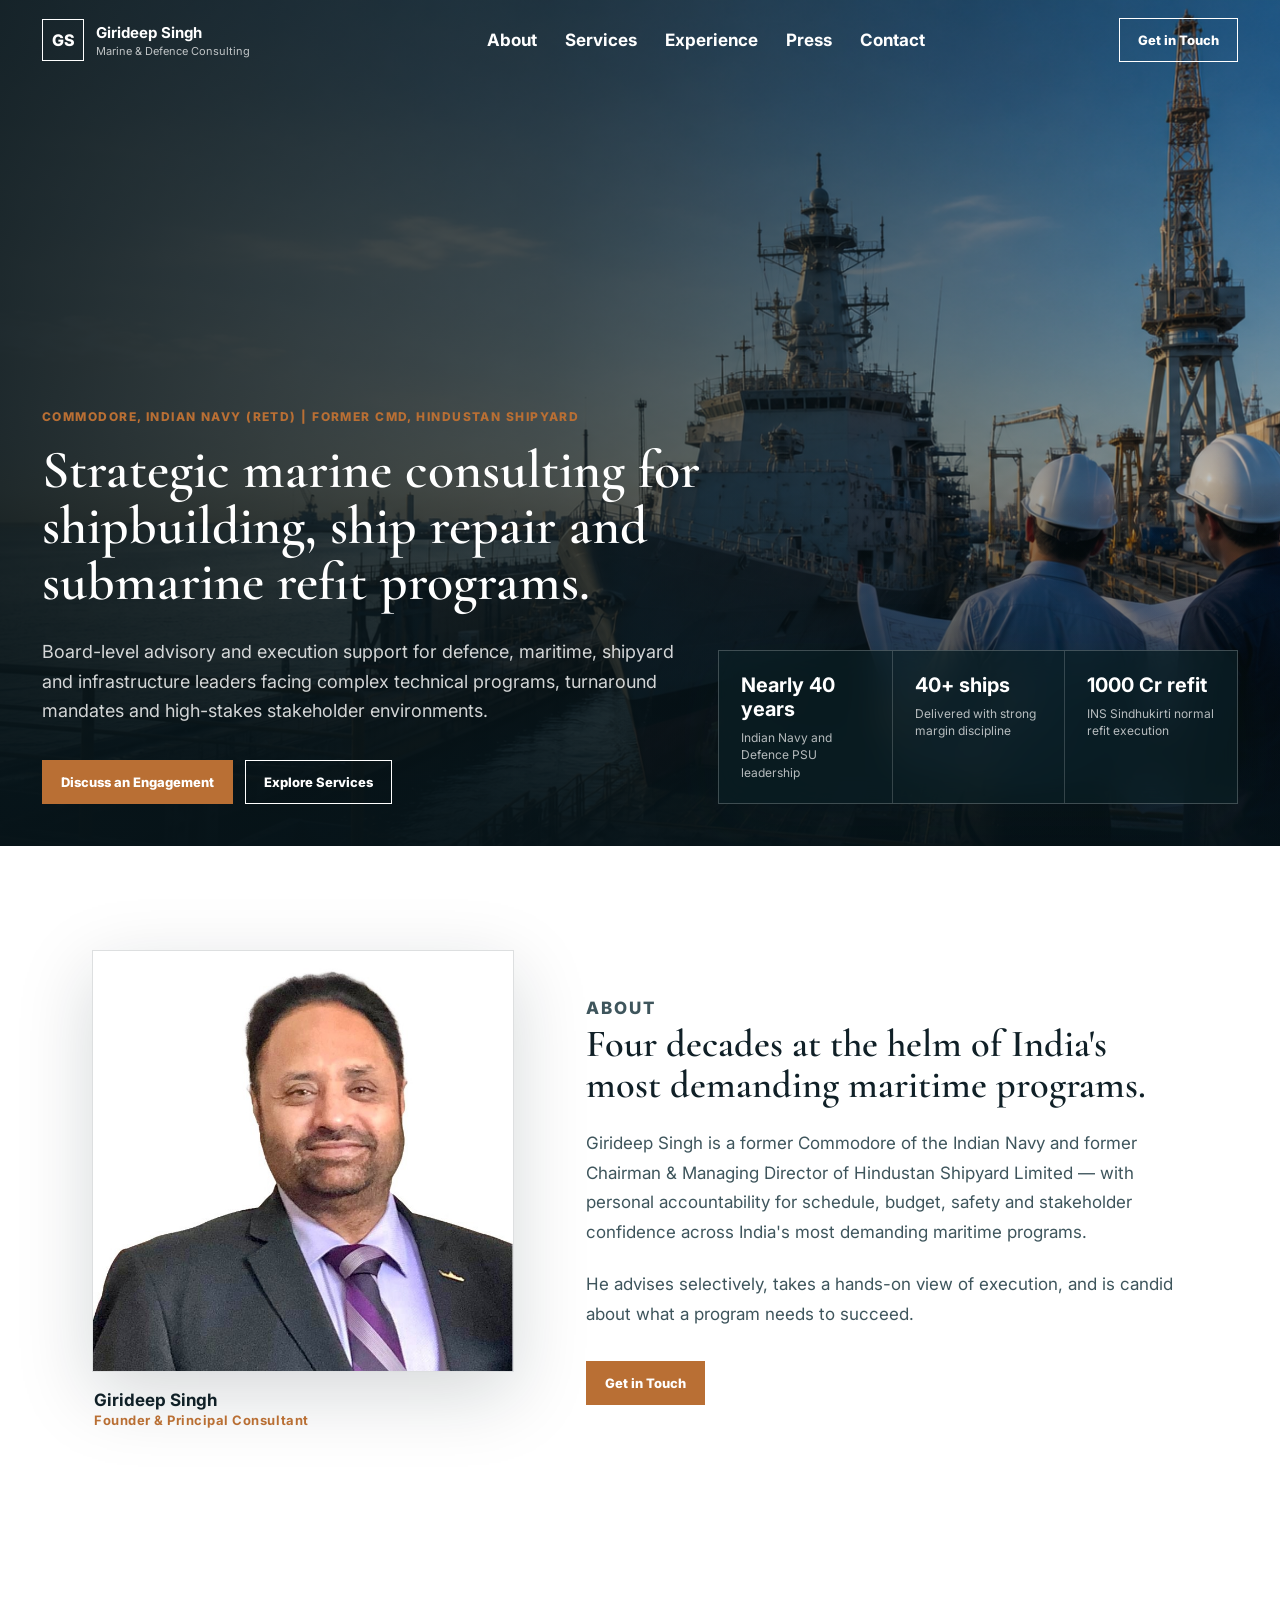
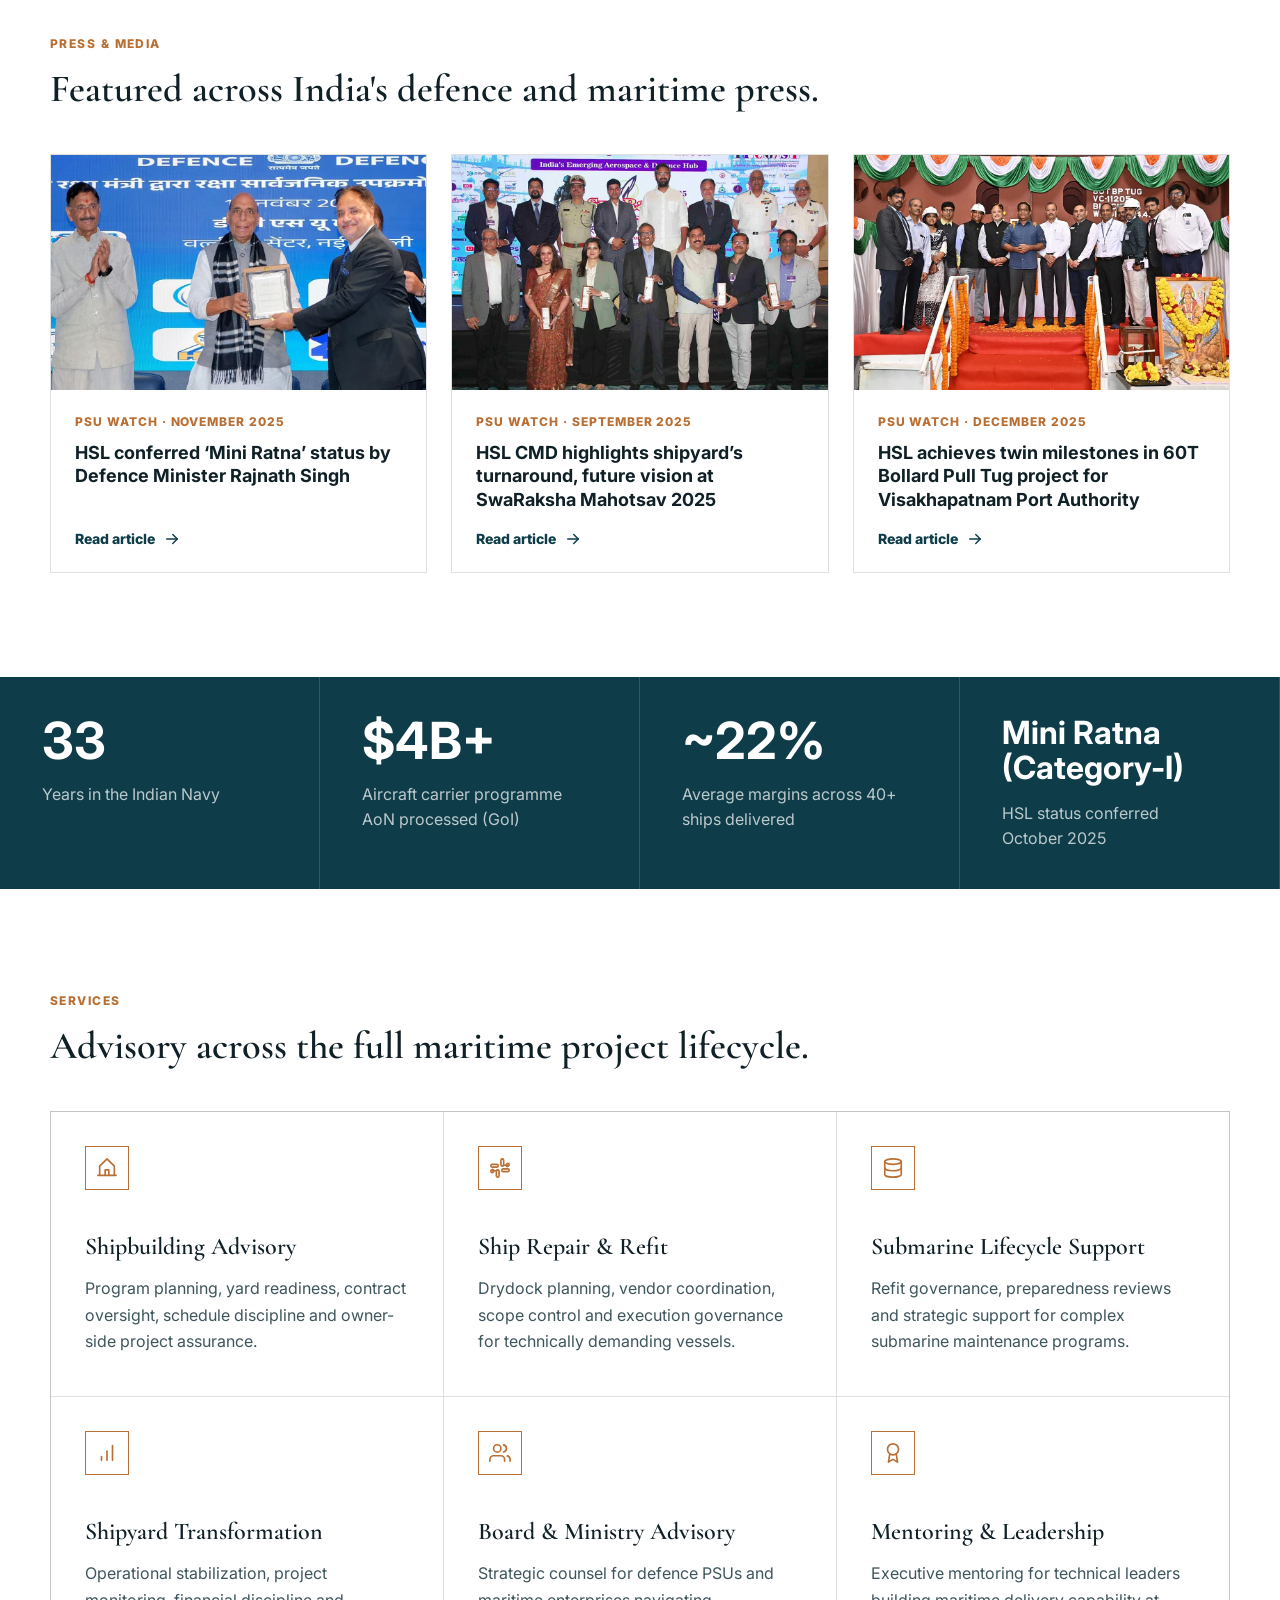
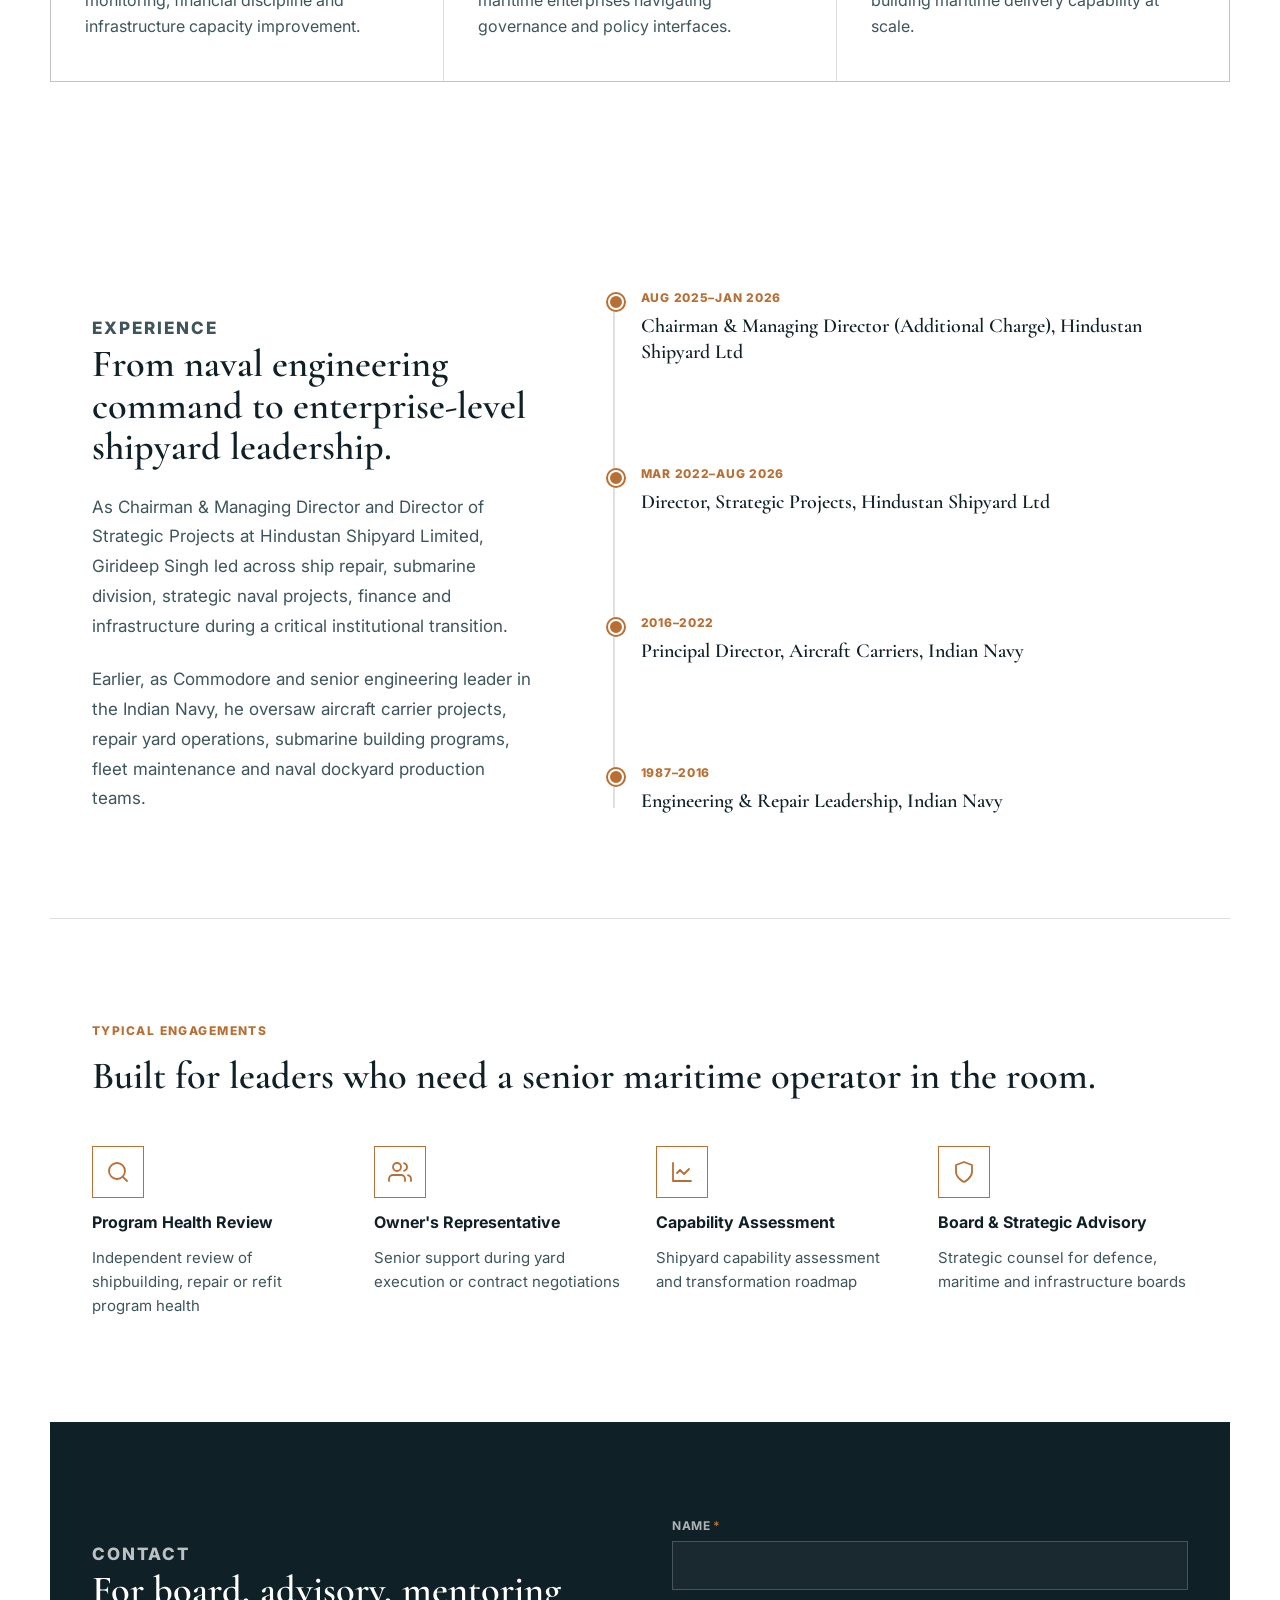
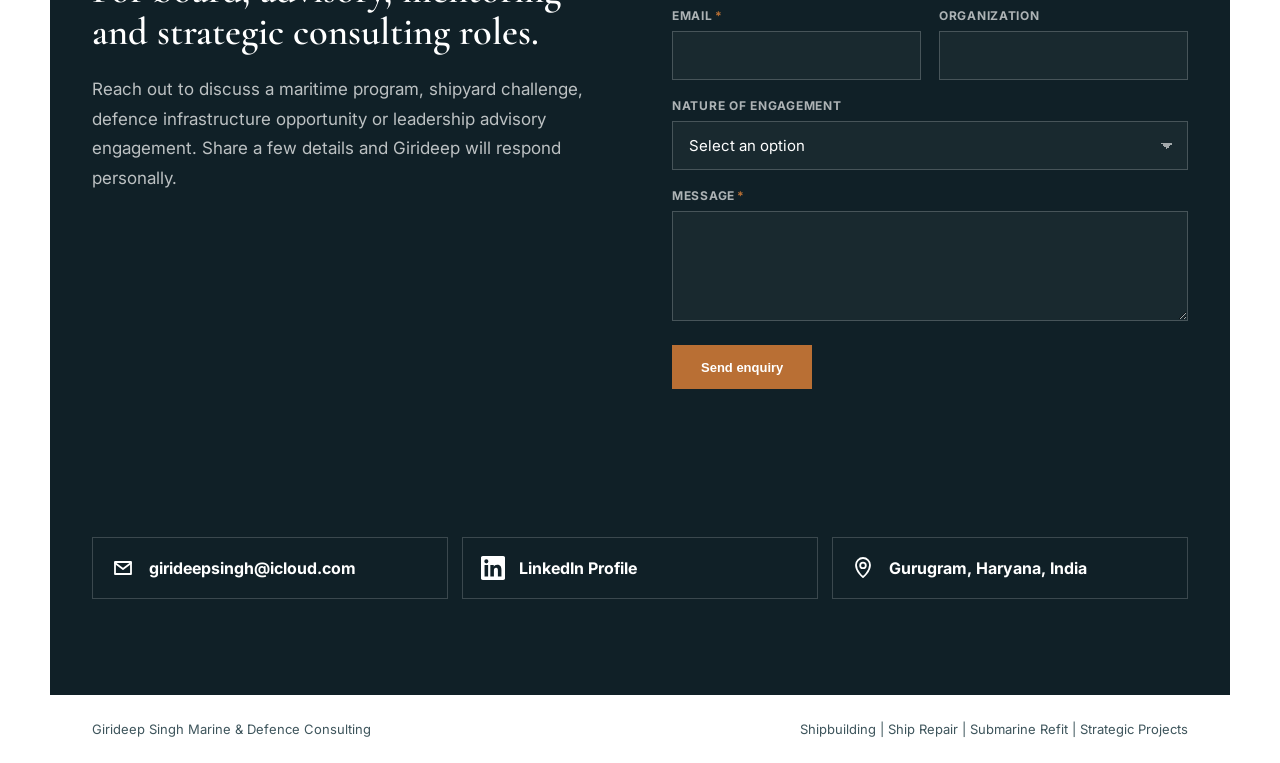
<file: index.html>
<!doctype html>
<html lang="en">
  <head>
    <meta charset="utf-8" />
    <meta name="viewport" content="width=device-width, initial-scale=1" />
    <title>Girideep Singh | Marine, Defence & Shipyard Consulting</title>
    <meta
      name="description"
      content="Board-level marine consulting for shipbuilding, ship repair, submarine refit, defence maritime projects, and shipyard transformation."
    />
    <link rel="preconnect" href="https://fonts.googleapis.com" />
    <link rel="preconnect" href="https://fonts.gstatic.com" crossorigin />
    <link
      href="https://fonts.googleapis.com/css2?family=Cormorant+Garamond:wght@600;700&family=Inter:wght@400;500;600;700;800&display=swap"
      rel="stylesheet"
    />
    <link rel="stylesheet" href="styles.css?v=20" />
  </head>
  <body>
    <header class="site-header" data-header>
      <a class="brand" href="#top" aria-label="Girideep Singh home">
        <span class="brand-mark">GS</span>
        <span>
          <strong>Girideep Singh</strong>
          <small>Marine & Defence Consulting</small>
        </span>
      </a>
      <nav class="nav" aria-label="Main navigation">
        <a href="#about">About</a>
        <a href="#services">Services</a>
        <a href="#experience">Experience</a>
        <a href="#press">Press</a>
        <a href="#contact">Contact</a>
      </nav>
      <a class="header-cta" href="#contact">Get in Touch</a>
      <button class="menu-button" type="button" data-menu-button aria-label="Open menu">
        <span></span>
        <span></span>
      </button>
    </header>

    <main id="top">
      <section class="hero" aria-labelledby="hero-title">
        <img class="hero-image" src="assets/shipyard-hero.png" alt="Shipyard drydock with vessel repair work underway" />
        <div class="hero-scrim"></div>
        <div class="hero-content">
          <p class="eyebrow">Commodore, Indian Navy (Retd) | Former CMD, Hindustan Shipyard</p>
          <h1 id="hero-title">Strategic marine consulting for shipbuilding, ship repair and submarine refit programs.</h1>
          <p class="hero-copy">
            Board-level advisory and execution support for defence, maritime, shipyard and infrastructure leaders facing
            complex technical programs, turnaround mandates and high-stakes stakeholder environments.
          </p>
          <div class="hero-actions">
            <a class="button primary" href="#contact">Discuss an Engagement</a>
            <a class="button secondary" href="#services">Explore Services</a>
          </div>
        </div>
        <aside class="hero-panel" aria-label="Selected credentials">
          <div>
            <strong>Nearly 40 years</strong>
            <span>Indian Navy and Defence PSU leadership</span>
          </div>
          <div>
            <strong>40+ ships</strong>
            <span>Delivered with strong margin discipline</span>
          </div>
          <div>
            <strong>1000 Cr refit</strong>
            <span>INS Sindhukirti normal refit execution</span>
          </div>
        </aside>
      </section>

      <section class="section about" id="about" aria-labelledby="about-title">
        <figure class="about-portrait">
          <img src="assets/girideep-portrait.jpeg" alt="Portrait of Girideep Singh" width="560" height="560" />
          <figcaption>
            <strong>Girideep Singh</strong>
            <span>Founder &amp; Principal Consultant</span>
          </figcaption>
        </figure>
        <div class="about-copy">
          <p class="section-kicker">About</p>
          <h2 id="about-title">Four decades at the helm of India's most demanding maritime programs.</h2>
          <p>
            Girideep Singh is a former Commodore of the Indian Navy and former Chairman &amp; Managing Director of
            Hindustan Shipyard Limited &mdash; with personal accountability for schedule, budget, safety and
            stakeholder confidence across India's most demanding maritime programs.
          </p>
          <p>
            He advises selectively, takes a hands-on view of execution, and is candid about what a program needs to
            succeed.
          </p>
          <a class="button primary" href="#contact">Get in Touch</a>
        </div>
      </section>

      <section class="section press" id="press" aria-labelledby="press-title">
        <div class="section-heading">
          <p class="section-kicker">Press &amp; Media</p>
          <h2 id="press-title">Featured across India's defence and maritime press.</h2>
        </div>
        <!--
          TO ADD AN ARTICLE: duplicate one <article class="press-card"> block below and edit:
            1. href="..."           -> the full article URL
            2. img src="assets/..." -> add the image file to the assets/ folder, then point here
            3. img alt="..."        -> short description of the image
            4. .press-source        -> "Publication name · Month YYYY"
            5. <h3>                  -> the article headline
          Cards with no image yet will show a clean placeholder tile (no broken image).
        -->
        <div class="press-grid">
          <article class="press-card">
            <a
              href="https://psuwatch.com/defencewatch/hsl-conferred-mini-ratna-status-by-defence-minister-rajnath-singh"
              target="_blank"
              rel="noopener noreferrer"
            >
              <span class="press-thumb">
                <img
                  src="assets/mini_ratna_article_photo.avif"
                  alt="Hindustan Shipyard Limited conferred Mini Ratna status by Defence Minister Rajnath Singh"
                  loading="lazy"
                  onerror="this.remove()"
                />
              </span>
              <span class="press-body">
                <span class="press-source">PSU Watch · November 2025</span>
                <span class="press-headline">HSL conferred &lsquo;Mini Ratna&rsquo; status by Defence Minister Rajnath Singh</span>
                <span class="press-link">
                  Read article
                  <svg aria-hidden="true" viewBox="0 0 24 24"><path d="M5 12h14" /><path d="m13 6 6 6-6 6" /></svg>
                </span>
              </span>
            </a>
          </article>
          <article class="press-card">
            <a
              href="https://psuwatch.com/newsupdates/hsl-cmd-highlights-shipyards-turnaround-future-vision-at-swaraksha-mahotsav-2025"
              target="_blank"
              rel="noopener noreferrer"
            >
              <span class="press-thumb">
                <img
                  src="assets/hsl-vision.avif"
                  alt="HSL CMD Girideep Singh addressing SwaRaksha Mahotsav 2025"
                  loading="lazy"
                  onerror="this.remove()"
                />
              </span>
              <span class="press-body">
                <span class="press-source">PSU Watch · September 2025</span>
                <span class="press-headline">HSL CMD highlights shipyard&rsquo;s turnaround, future vision at SwaRaksha Mahotsav 2025</span>
                <span class="press-link">
                  Read article
                  <svg aria-hidden="true" viewBox="0 0 24 24"><path d="M5 12h14" /><path d="m13 6 6 6-6 6" /></svg>
                </span>
              </span>
            </a>
          </article>
          <article class="press-card">
            <a
              href="https://psuwatch.com/newsupdates/hsl-achieves-twin-milestones-in-60t-bollard-pull-tug-project-for-visakhapatnam-port-authority"
              target="_blank"
              rel="noopener noreferrer"
            >
              <span class="press-thumb">
                <img
                  src="assets/hsl-boat-tug.avif"
                  alt="HSL 60T bollard pull tug for Visakhapatnam Port Authority"
                  loading="lazy"
                  onerror="this.remove()"
                />
              </span>
              <span class="press-body">
                <span class="press-source">PSU Watch · December 2025</span>
                <span class="press-headline">HSL achieves twin milestones in 60T Bollard Pull Tug project for Visakhapatnam Port Authority</span>
                <span class="press-link">
                  Read article
                  <svg aria-hidden="true" viewBox="0 0 24 24"><path d="M5 12h14" /><path d="m13 6 6 6-6 6" /></svg>
                </span>
              </span>
            </a>
          </article>
        </div>
      </section>

      <section class="credentials" id="credentials" aria-label="Proof points">
        <div class="metric">
          <strong data-count="34">34</strong>
          <span>Years in the Indian Navy</span>
        </div>
        <div class="metric">
          <strong data-count="4" data-prefix="$" data-suffix="B+">$4B+</strong>
          <span>Aircraft carrier programme AoN processed (GoI)</span>
        </div>
        <div class="metric">
          <strong data-count="25" data-prefix="~" data-suffix="%">~25%</strong>
          <span>Average margins across 40+ ships delivered</span>
        </div>
        <div class="metric">
          <strong class="metric-text">Mini Ratna (Category-I)</strong>
          <span>HSL status conferred October 2025</span>
        </div>
      </section>

      <section class="section services" id="services" aria-labelledby="services-title">
        <div class="section-heading">
          <p class="section-kicker">Services</p>
          <h2 id="services-title">Advisory across the full maritime project lifecycle.</h2>
        </div>
        <div class="service-grid">
          <article class="service-card">
            <span class="service-icon" aria-hidden="true">
              <svg viewBox="0 0 24 24"><path d="M2 20h20M4 20V10l8-8 8 8v10"/><path d="M10 20v-6h4v6"/></svg>
            </span>
            <h3>Shipbuilding Advisory</h3>
            <p>Program planning, yard readiness, contract oversight, schedule discipline and owner-side project assurance.</p>
          </article>
          <article class="service-card">
            <span class="service-icon" aria-hidden="true">
              <svg viewBox="0 0 24 24"><path d="M14.5 10c-.83 0-1.5-.67-1.5-1.5v-5c0-.83.67-1.5 1.5-1.5s1.5.67 1.5 1.5v5c0 .83-.67 1.5-1.5 1.5z"/><path d="M20.5 10H19V8.5c0-.83.67-1.5 1.5-1.5s1.5.67 1.5 1.5-.67 1.5-1.5 1.5z"/><path d="M9.5 14c.83 0 1.5.67 1.5 1.5v5c0 .83-.67 1.5-1.5 1.5S8 21.33 8 20.5v-5c0-.83.67-1.5 1.5-1.5z"/><path d="M3.5 14H5v1.5c0 .83-.67 1.5-1.5 1.5S2 16.33 2 15.5 2.67 14 3.5 14z"/><path d="M14 14.5c0-.83.67-1.5 1.5-1.5h5c.83 0 1.5.67 1.5 1.5s-.67 1.5-1.5 1.5h-5c-.83 0-1.5-.67-1.5-1.5z"/><path d="M15.5 9H20v1.5"/><path d="M10 9.5c0 .83-.67 1.5-1.5 1.5h-5C2.67 11 2 10.33 2 9.5S2.67 8 3.5 8h5c.83 0 1.5.67 1.5 1.5z"/><path d="M8.5 15H4v-1.5"/></svg>
            </span>
            <h3>Ship Repair &amp; Refit</h3>
            <p>Drydock planning, vendor coordination, scope control and execution governance for technically demanding vessels.</p>
          </article>
          <article class="service-card">
            <span class="service-icon" aria-hidden="true">
              <svg viewBox="0 0 24 24"><ellipse cx="12" cy="5" rx="9" ry="3"/><path d="M3 5v14c0 1.66 4.03 3 9 3s9-1.34 9-3V5"/><path d="M3 12c0 1.66 4.03 3 9 3s9-1.34 9-3"/></svg>
            </span>
            <h3>Submarine Lifecycle Support</h3>
            <p>Refit governance, preparedness reviews and strategic support for complex submarine maintenance programs.</p>
          </article>
          <article class="service-card">
            <span class="service-icon" aria-hidden="true">
              <svg viewBox="0 0 24 24"><path d="M12 20V10"/><path d="M18 20V4"/><path d="M6 20v-4"/></svg>
            </span>
            <h3>Shipyard Transformation</h3>
            <p>Operational stabilization, project monitoring, financial discipline and infrastructure capacity improvement.</p>
          </article>
          <article class="service-card">
            <span class="service-icon" aria-hidden="true">
              <svg viewBox="0 0 24 24"><path d="M17 21v-2a4 4 0 0 0-4-4H5a4 4 0 0 0-4 4v2"/><circle cx="9" cy="7" r="4"/><path d="M23 21v-2a4 4 0 0 0-3-3.87"/><path d="M16 3.13a4 4 0 0 1 0 7.75"/></svg>
            </span>
            <h3>Board &amp; Ministry Advisory</h3>
            <p>Strategic counsel for defence PSUs and maritime enterprises navigating governance and policy interfaces.</p>
          </article>
          <article class="service-card">
            <span class="service-icon" aria-hidden="true">
              <svg viewBox="0 0 24 24"><circle cx="12" cy="8" r="6"/><path d="M15.477 12.89 17 22l-5-3-5 3 1.523-9.11"/></svg>
            </span>
            <h3>Mentoring &amp; Leadership</h3>
            <p>Executive mentoring for technical leaders building maritime delivery capability at scale.</p>
          </article>
        </div>
      </section>

      <section class="section profile" id="experience">
        <div class="profile-copy">
          <p class="section-kicker">Experience</p>
          <h2>From naval engineering command to enterprise-level shipyard leadership.</h2>
          <p>
            As Chairman &amp; Managing Director and Director of Strategic Projects at Hindustan Shipyard Limited, Girideep
            Singh led across ship repair, submarine division, strategic naval projects, finance and infrastructure during
            a critical institutional transition.
          </p>
          <p>
            Earlier, as Commodore and senior engineering leader in the Indian Navy, he oversaw aircraft carrier projects,
            repair yard operations, submarine building programs, fleet maintenance and naval dockyard production teams.
          </p>
        </div>
        <div class="timeline" aria-label="Career highlights">
          <div class="timeline-item">
            <time>Aug 2025–Jan 2026</time>
            <h3>Chairman &amp; Managing Director (Additional Charge), Hindustan Shipyard Ltd</h3>
          </div>
          <div class="timeline-item">
            <time>Mar 2022–Aug 2026</time>
            <h3>Director, Strategic Projects, Hindustan Shipyard Ltd</h3>
          </div>
          <div class="timeline-item">
            <time>2016–2022</time>
            <h3>Principal Director, Aircraft Carriers, Indian Navy</h3>
          </div>
          <div class="timeline-item">
            <time>1987–2016</time>
            <h3>Engineering &amp; Repair Leadership, Indian Navy</h3>
          </div>
        </div>
      </section>

      <section class="section engagement">
        <p class="section-kicker">Typical Engagements</p>
        <h2>Built for leaders who need a senior maritime operator in the room.</h2>
        <div class="engagement-list">
          <div class="engagement-item">
            <span class="engagement-icon">
              <svg viewBox="0 0 24 24" aria-hidden="true"><circle cx="11" cy="11" r="8"/><path d="m21 21-4.35-4.35"/></svg>
            </span>
            <strong>Program Health Review</strong>
            <p>Independent review of shipbuilding, repair or refit program health</p>
          </div>
          <div class="engagement-item">
            <span class="engagement-icon">
              <svg viewBox="0 0 24 24" aria-hidden="true"><path d="M17 21v-2a4 4 0 0 0-4-4H5a4 4 0 0 0-4 4v2"/><circle cx="9" cy="7" r="4"/><path d="M23 21v-2a4 4 0 0 0-3-3.87"/><path d="M16 3.13a4 4 0 0 1 0 7.75"/></svg>
            </span>
            <strong>Owner's Representative</strong>
            <p>Senior support during yard execution or contract negotiations</p>
          </div>
          <div class="engagement-item">
            <span class="engagement-icon">
              <svg viewBox="0 0 24 24" aria-hidden="true"><path d="M3 3v18h18"/><path d="m19 9-5 5-4-4-3 3"/></svg>
            </span>
            <strong>Capability Assessment</strong>
            <p>Shipyard capability assessment and transformation roadmap</p>
          </div>
          <div class="engagement-item">
            <span class="engagement-icon">
              <svg viewBox="0 0 24 24" aria-hidden="true"><path d="M12 22s8-4 8-10V5l-8-3-8 3v7c0 6 8 10 8 10z"/></svg>
            </span>
            <strong>Board &amp; Strategic Advisory</strong>
            <p>Strategic counsel for defence, maritime and infrastructure boards</p>
          </div>
        </div>
      </section>

      <section class="contact" id="contact">
        <div class="contact-intro">
          <p class="section-kicker">Contact</p>
          <h2>For board, advisory, mentoring and strategic consulting roles.</h2>
          <p>
            Reach out to discuss a maritime program, shipyard challenge, defence infrastructure opportunity or leadership
            advisory engagement. Share a few details and Girideep will respond personally.
          </p>
        </div>

        <form class="contact-form" data-contact-form action="https://formspree.io/f/xjgqkaga" method="POST" novalidate>
          <div class="form-row">
            <label for="cf-name">Name<span aria-hidden="true">*</span></label>
            <input id="cf-name" name="name" type="text" autocomplete="name" required />
          </div>
          <div class="form-grid">
            <div class="form-row">
              <label for="cf-email">Email<span aria-hidden="true">*</span></label>
              <input id="cf-email" name="email" type="email" autocomplete="email" required />
            </div>
            <div class="form-row">
              <label for="cf-org">Organization</label>
              <input id="cf-org" name="organization" type="text" autocomplete="organization" />
            </div>
          </div>
          <div class="form-row">
            <label for="cf-type">Nature of engagement</label>
            <select id="cf-type" name="engagement_type">
              <option value="" selected>Select an option</option>
              <option>Shipbuilding advisory</option>
              <option>Ship repair &amp; refit</option>
              <option>Submarine lifecycle support</option>
              <option>Shipyard transformation</option>
              <option>Board &amp; ministry advisory</option>
              <option>Mentoring &amp; leadership</option>
              <option>Other</option>
            </select>
          </div>
          <div class="form-row">
            <label for="cf-message">Message<span aria-hidden="true">*</span></label>
            <textarea id="cf-message" name="message" rows="4" required></textarea>
          </div>
          <button class="button primary" type="submit" data-submit>Send enquiry</button>
          <p class="form-status" data-form-status role="status" aria-live="polite"></p>
        </form>

        <div class="contact-panel">
          <a class="contact-link" href="mailto:girideepsingh@icloud.com" aria-label="Email Girideep Singh">
            <svg aria-hidden="true" viewBox="0 0 24 24">
              <path d="M4 6h16v12H4z" />
              <path d="m4 7 8 6 8-6" />
            </svg>
            <span>girideepsingh@icloud.com</span>
          </a>
          <a
            class="contact-link"
            href="https://www.linkedin.com/in/girideep-singh-464a3b51/"
            aria-label="Girideep Singh on LinkedIn"
          >
            <svg class="linkedin-icon" aria-hidden="true" viewBox="0 0 24 24">
              <path d="M20.45 20.45h-3.55v-5.57c0-1.33-.03-3.04-1.85-3.04-1.85 0-2.14 1.45-2.14 2.94v5.67H9.35V9h3.41v1.56h.05c.48-.9 1.64-1.85 3.37-1.85 3.6 0 4.27 2.37 4.27 5.46v6.28ZM5.34 7.43a2.06 2.06 0 1 1 0-4.12 2.06 2.06 0 0 1 0 4.12Zm1.78 13.02H3.56V9h3.56v11.45ZM22.23 0H1.77C.79 0 0 .77 0 1.72v20.56C0 23.23.79 24 1.77 24h20.46c.98 0 1.77-.77 1.77-1.72V1.72C24 .77 23.21 0 22.23 0Z" />
            </svg>
            <span>LinkedIn Profile</span>
          </a>
          <p class="contact-location">
            <svg aria-hidden="true" viewBox="0 0 24 24">
              <path d="M12 21s7-5.4 7-12a7 7 0 1 0-14 0c0 6.6 7 12 7 12Z" />
              <path d="M12 12.2a2.8 2.8 0 1 0 0-5.6 2.8 2.8 0 0 0 0 5.6Z" />
            </svg>
            <span>Gurugram, Haryana, India</span>
          </p>
        </div>
      </section>
    </main>

    <footer class="footer">
      <span>Girideep Singh Marine & Defence Consulting</span>
      <span>Shipbuilding | Ship Repair | Submarine Refit | Strategic Projects</span>
    </footer>

    <script src="script.js?v=4"></script>
  </body>
</html>
</file>
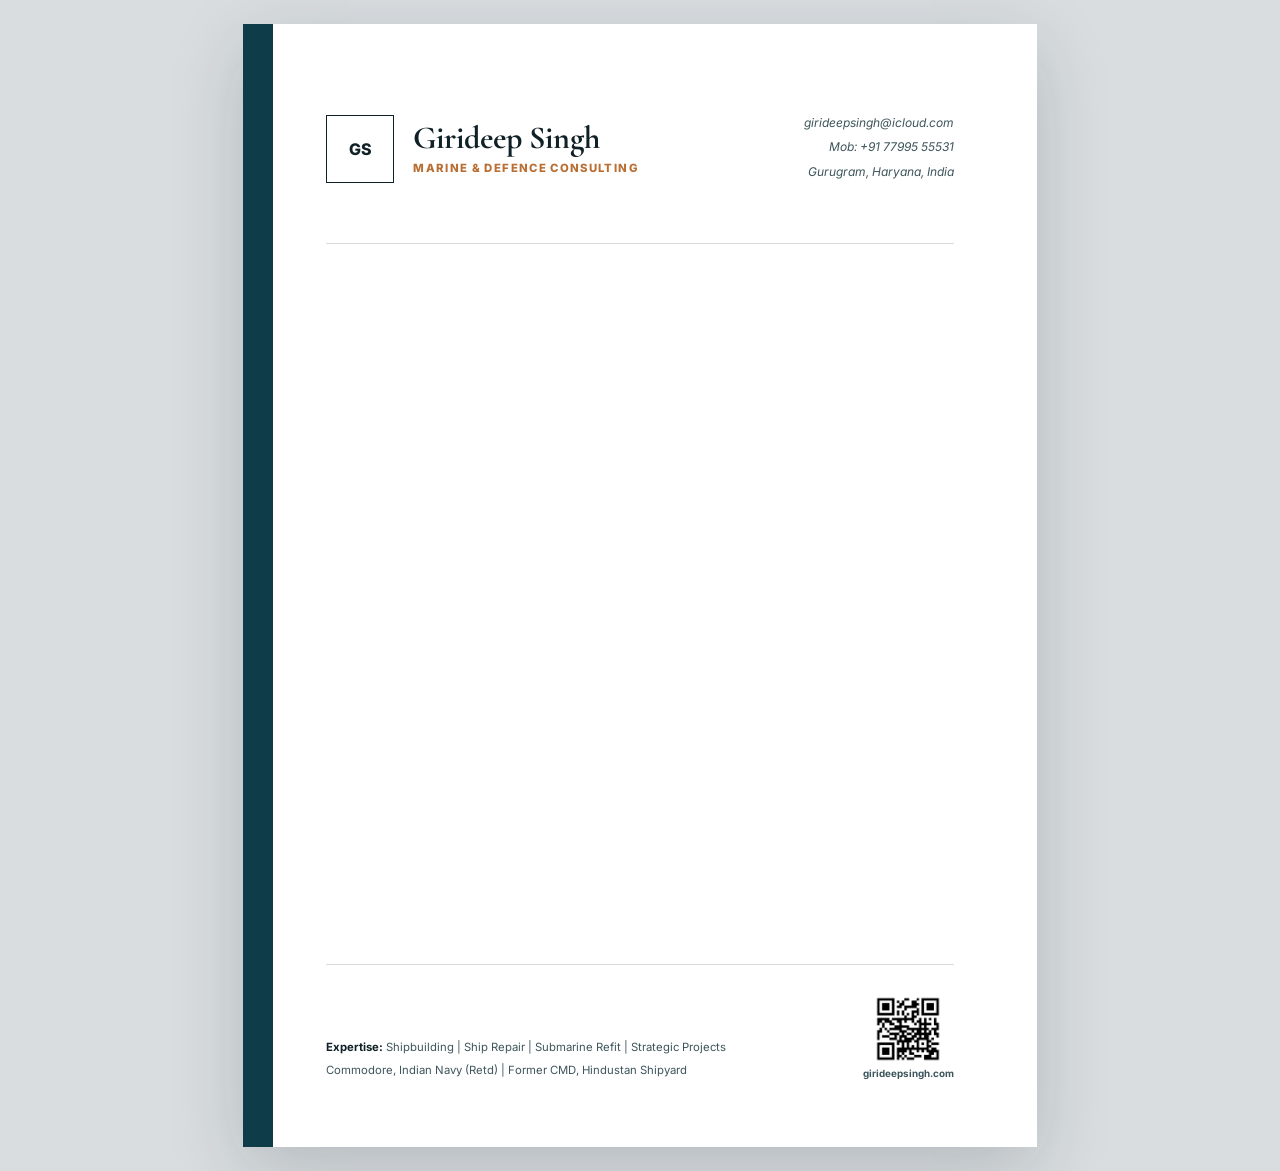
<file: stationery/letterhead.html>
<!doctype html>
<html lang="en">
  <head>
    <meta charset="utf-8" />
    <meta name="viewport" content="width=device-width, initial-scale=1" />
    <title>Girideep Singh Letterhead</title>
    <link rel="preconnect" href="https://fonts.googleapis.com" />
    <link rel="preconnect" href="https://fonts.gstatic.com" crossorigin />
    <link
      href="https://fonts.googleapis.com/css2?family=Cormorant+Garamond:wght@600;700&family=Inter:wght@400;500;600;700;800&display=swap"
      rel="stylesheet"
    />
    <link rel="stylesheet" href="stationery.css" />
  </head>
  <body>
    <main class="sheet letterhead">
      <header class="letterhead-header">
        <div class="identity">
          <div class="brand-mark">GS</div>
          <div>
            <h1>Girideep Singh</h1>
            <p>Marine &amp; Defence Consulting</p>
          </div>
        </div>
        <address class="contact-block">
          <span>girideepsingh@icloud.com</span>
          <span>Mob: +91 77995 55531</span>
          <span>Gurugram, Haryana, India</span>
        </address>
      </header>

      <section class="letter-body" aria-label="Letter content area">
      </section>

      <footer class="letterhead-footer">
        <div>
          <span><strong>Expertise:</strong> Shipbuilding | Ship Repair | Submarine Refit | Strategic Projects</span>
          <span>Commodore, Indian Navy (Retd) | Former CMD, Hindustan Shipyard</span>
        </div>
        <div class="letterhead-qr">
          <img src="../assets/girideep-website-qr.png" alt="QR code for girideepsingh.com" />
          <span>girideepsingh.com</span>
        </div>
      </footer>
    </main>
  </body>
</html>
</file>
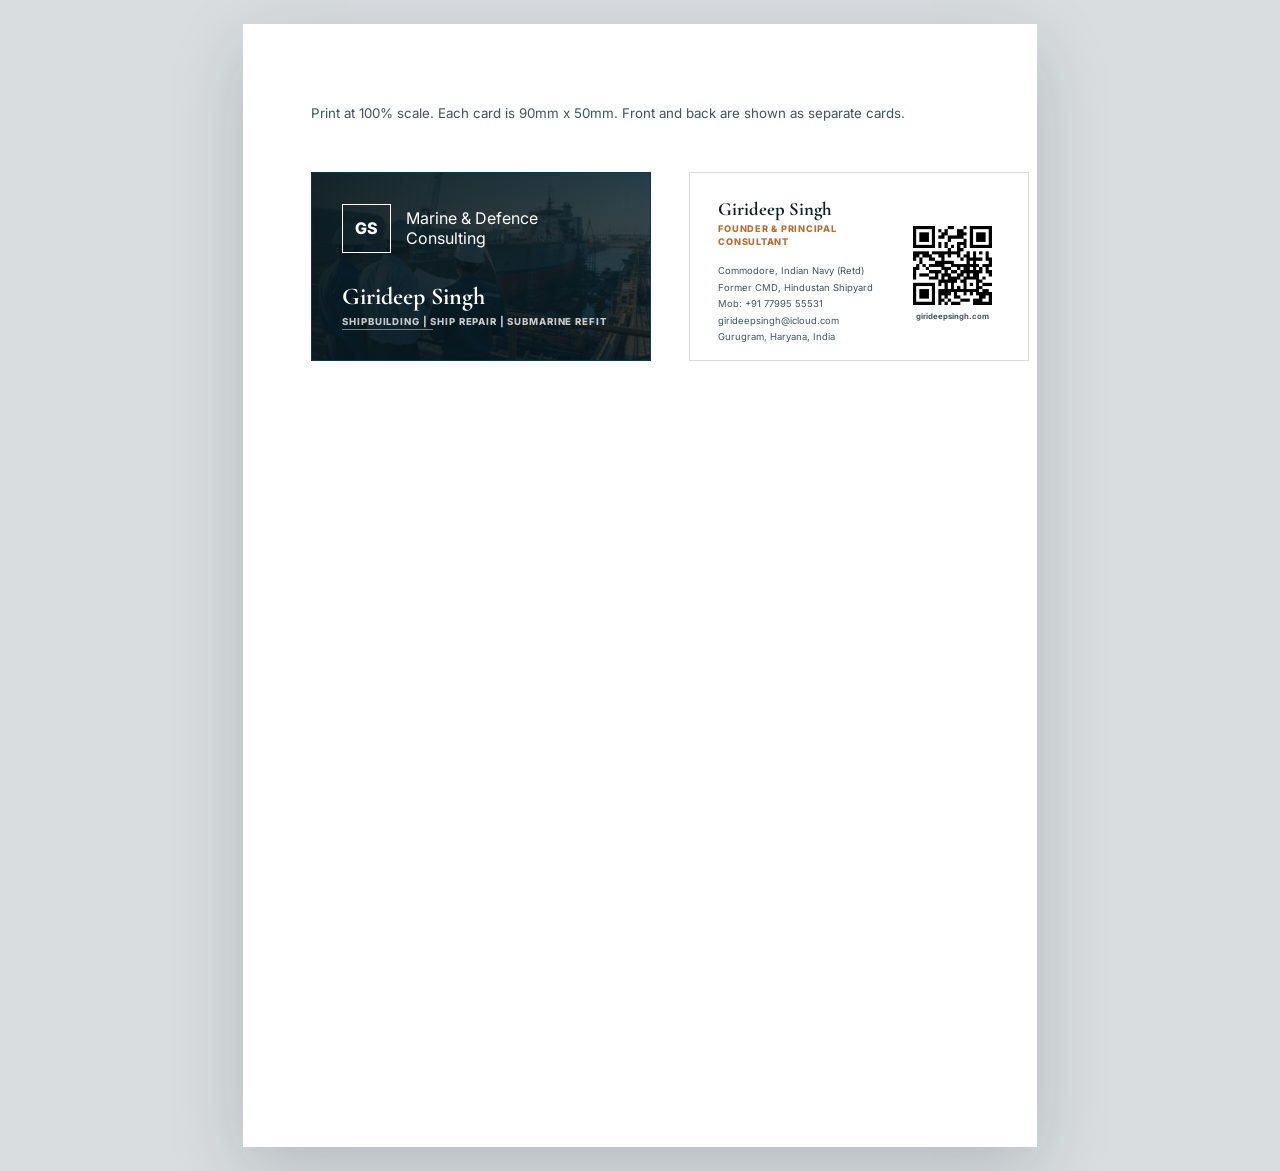
<file: stationery/visiting-card.html>
<!doctype html>
<html lang="en">
  <head>
    <meta charset="utf-8" />
    <meta name="viewport" content="width=device-width, initial-scale=1" />
    <title>Girideep Singh Visiting Card</title>
    <link rel="preconnect" href="https://fonts.googleapis.com" />
    <link rel="preconnect" href="https://fonts.gstatic.com" crossorigin />
    <link
      href="https://fonts.googleapis.com/css2?family=Cormorant+Garamond:wght@600;700&family=Inter:wght@400;500;600;700;800&display=swap"
      rel="stylesheet"
    />
    <link rel="stylesheet" href="stationery.css" />
  </head>
  <body>
    <main class="sheet cards-page">
      <p class="card-note">Print at 100% scale. Each card is 90mm x 50mm. Front and back are shown as separate cards.</p>
      <section class="card-grid" aria-label="Visiting card designs">
        <article class="business-card front">
          <div class="card-content card-top">
            <div class="brand-mark">GS</div>
            <span>Marine &amp; Defence Consulting</span>
          </div>
          <div class="card-content card-title">
            <h2>Girideep Singh</h2>
            <p>Shipbuilding | Ship Repair | Submarine Refit</p>
          </div>
          <div class="card-line"></div>
        </article>

        <article class="business-card back">
          <div class="card-back-main">
            <div>
              <h3>Girideep Singh</h3>
              <p class="role">Founder &amp; Principal Consultant</p>
            </div>
            <div class="card-details">
              <span>Commodore, Indian Navy (Retd)</span>
              <span>Former CMD, Hindustan Shipyard</span>
              <span>Mob: +91 77995 55531</span>
              <span>girideepsingh@icloud.com</span>
              <span>Gurugram, Haryana, India</span>
            </div>
          </div>
          <div class="card-qr">
            <img src="../assets/girideep-website-qr.png" alt="QR code for girideepsingh.com" />
            <span>girideepsingh.com</span>
          </div>
        </article>
      </section>
    </main>
  </body>
</html>
</file>
<file: styles.css>
:root {
  --ink: #102027;
  --ink-soft: #3e555c;
  --paper: #f5f4ef;
  --panel: #ffffff;
  --line: rgba(16, 32, 39, 0.14);
  --steel: #607078;
  --copper: #b96f34;
  --harbor: #0e3d49;
  --foam: #dce8e8;
  --shadow: 0 22px 70px rgba(14, 29, 35, 0.17);
}

* {
  box-sizing: border-box;
}

html {
  scroll-behavior: smooth;
}

body {
  margin: 0;
  font-family: "Inter", system-ui, -apple-system, BlinkMacSystemFont, "Segoe UI", sans-serif;
  color: var(--ink);
  background: #fff;
}

a {
  color: inherit;
  text-decoration: none;
}

.site-header {
  position: fixed;
  inset: 0 0 auto;
  z-index: 10;
  display: flex;
  align-items: center;
  justify-content: space-between;
  gap: 24px;
  padding: 18px 42px;
  color: #fff;
  transition: background 180ms ease, box-shadow 180ms ease, color 180ms ease;
}

.site-header.is-scrolled,
.site-header.is-open {
  color: var(--ink);
  background: rgba(245, 244, 239, 0.94);
  box-shadow: 0 10px 38px rgba(16, 32, 39, 0.08);
  backdrop-filter: blur(14px);
}

.brand {
  display: inline-flex;
  align-items: center;
  gap: 12px;
  min-width: 250px;
}

.brand-mark {
  display: grid;
  width: 42px;
  height: 42px;
  place-items: center;
  border: 1px solid currentColor;
  font-weight: 800;
  letter-spacing: 0;
}

.brand strong,
.brand small {
  display: block;
}

.brand strong {
  font-size: 15px;
}

.brand small {
  margin-top: 2px;
  color: currentColor;
  font-size: 11px;
  opacity: 0.72;
}

.nav {
  display: flex;
  align-items: center;
  justify-content: center;
  gap: 28px;
  font-size: 17px;
  font-weight: 700;
}

.header-cta,
.button {
  display: inline-flex;
  min-height: 44px;
  align-items: center;
  justify-content: center;
  border: 1px solid currentColor;
  padding: 0 18px;
  font-size: 13px;
  font-weight: 800;
}

.menu-button {
  display: none;
}

.hero {
  position: relative;
  display: grid;
  min-height: 94vh;
  align-items: end;
  overflow: hidden;
  padding: 132px 42px 42px;
  color: #fff;
}

.hero-image,
.hero-scrim {
  position: absolute;
  inset: 0;
  width: 100%;
  height: 100%;
}

.hero-image {
  object-fit: cover;
}

.hero-scrim {
  background:
    linear-gradient(90deg, rgba(7, 20, 25, 0.9) 0%, rgba(7, 20, 25, 0.7) 43%, rgba(7, 20, 25, 0.22) 100%),
    linear-gradient(0deg, rgba(7, 20, 25, 0.82) 0%, rgba(7, 20, 25, 0) 42%);
}

.hero-content {
  position: relative;
  z-index: 1;
  max-width: 780px;
  padding-bottom: 0;
}

.eyebrow,
.section-kicker {
  margin: 0 0 18px;
  color: var(--copper);
  font-size: 12px;
  font-weight: 800;
  letter-spacing: 0.12em;
  text-transform: uppercase;
}

.hero h1 {
  max-width: 860px;
  margin: 0;
  font-size: clamp(32px, 4.2vw, 58px);
  line-height: 1.05;
  letter-spacing: 0;
  font-weight: 600;
}

.hero-copy {
  max-width: 660px;
  margin: 26px 0 0;
  color: rgba(255, 255, 255, 0.82);
  font-size: 18px;
  line-height: 1.65;
}

.hero-actions {
  display: flex;
  flex-wrap: wrap;
  gap: 12px;
  margin-top: 34px;
}

.button.primary {
  border-color: var(--copper);
  background: var(--copper);
  color: #fff;
}

.button.secondary {
  color: #fff;
}

.hero-panel {
  position: absolute;
  z-index: 2;
  right: 42px;
  bottom: 42px;
  display: grid;
  width: min(520px, calc(100% - 84px));
  grid-template-columns: repeat(3, 1fr);
  border: 1px solid rgba(255, 255, 255, 0.22);
  background: rgba(11, 31, 37, 0.72);
  box-shadow: var(--shadow);
  backdrop-filter: blur(16px);
}

.hero-panel div {
  padding: 22px;
}

.hero-panel div + div {
  border-left: 1px solid rgba(255, 255, 255, 0.18);
}

.hero-panel strong,
.hero-panel span {
  display: block;
}

.hero-panel strong {
  font-size: 20px;
}

.hero-panel span {
  margin-top: 8px;
  color: rgba(255, 255, 255, 0.7);
  font-size: 12px;
  line-height: 1.45;
}

.section {
  padding: 104px 42px;
}


.section-heading,
.profile,
.engagement,
.contact,
.footer {
  width: min(1180px, 100%);
  margin: 0 auto;
}

h1,
h2,
h3 {
  font-family: "Cormorant Garamond", Georgia, serif;
}

h2 {
  margin: 0;
  font-size: clamp(26px, 3vw, 44px);
  line-height: 1.08;
  letter-spacing: 0;
  font-weight: 600;
}

.profile-copy p,
.contact p {
  margin: 0;
  color: var(--ink-soft);
  font-size: 17px;
  line-height: 1.75;
}

.about {
  display: grid;
  grid-template-columns: minmax(0, 0.7fr) minmax(0, 1fr);
  gap: 72px;
  align-items: center;
  width: min(1180px, 100%);
  margin: 0 auto;
}

.about-portrait {
  position: relative;
  margin: 0;
  padding: 0;
}

.about-portrait img {
  display: block;
  width: 100%;
  height: auto;
  border: 1px solid var(--line);
  background: #fff;
  box-shadow: var(--shadow);
}


.about-portrait figcaption {
  display: flex;
  flex-direction: column;
  gap: 2px;
  margin-top: 18px;
  padding-left: 2px;
}

.about-portrait figcaption strong {
  font-size: 17px;
}

.about-portrait figcaption span {
  color: var(--copper);
  font-size: 13px;
  font-weight: 700;
  letter-spacing: 0.04em;
}

.about-copy p {
  margin: 22px 0 0;
  color: var(--ink-soft);
  font-size: 17px;
  line-height: 1.75;
}

.about-copy .button {
  margin-top: 32px;
}

.services {
  background: #fff;
}

.section-heading {
  margin-bottom: 44px;
}

.service-grid {
  display: grid;
  width: min(1180px, 100%);
  grid-template-columns: repeat(3, minmax(0, 1fr));
  gap: 1px;
  margin: 0 auto;
  background: var(--line);
  border: 1px solid var(--line);
}

.service-card {
  min-height: 284px;
  padding: 34px;
  background: #fff;
}

.service-icon {
  display: flex;
  width: 44px;
  height: 44px;
  align-items: center;
  justify-content: center;
  border: 1px solid var(--copper);
  color: var(--copper);
}

.service-icon svg {
  width: 22px;
  height: 22px;
  fill: none;
  stroke: currentColor;
  stroke-width: 1.8;
  stroke-linecap: round;
  stroke-linejoin: round;
}

.service-card h3 {
  margin: 42px 0 14px;
  font-size: 24px;
  font-weight: 600;
  letter-spacing: 0;
}

.service-card p {
  margin: 0;
  color: var(--ink-soft);
  line-height: 1.65;
}

.credentials {
  display: grid;
  grid-template-columns: repeat(4, 1fr);
  background: var(--harbor);
  color: #fff;
}

.metric {
  min-height: 198px;
  padding: 38px 42px;
  border-right: 1px solid rgba(255, 255, 255, 0.14);
  opacity: 0;
  transform: translateY(18px);
  transition: opacity 0.55s ease, transform 0.55s ease;
}

.credentials.is-visible .metric:nth-child(1) { opacity: 1; transform: none; transition-delay: 0ms; }
.credentials.is-visible .metric:nth-child(2) { opacity: 1; transform: none; transition-delay: 140ms; }
.credentials.is-visible .metric:nth-child(3) { opacity: 1; transform: none; transition-delay: 280ms; }
.credentials.is-visible .metric:nth-child(4) { opacity: 1; transform: none; transition-delay: 420ms; }

@media (prefers-reduced-motion: reduce) {
  .metric {
    opacity: 1;
    transform: none;
    transition: none;
  }
}

.metric strong {
  display: block;
  font-size: clamp(34px, 4vw, 54px);
  line-height: 1;
}

.metric strong.metric-text {
  font-size: clamp(24px, 2.6vw, 32px);
  line-height: 1.1;
}

.metric span {
  display: block;
  max-width: 220px;
  margin-top: 16px;
  color: rgba(255, 255, 255, 0.72);
  line-height: 1.55;
}

.profile {
  display: grid;
  grid-template-columns: minmax(0, 0.78fr) minmax(0, 1fr);
  gap: 72px;
}

.profile-copy p {
  margin-top: 24px;
}

.timeline {
  position: relative;
  display: flex;
  flex-direction: column;
  justify-content: space-between;
  height: 100%;
  padding-left: 28px;
}

.timeline::before {
  content: "";
  position: absolute;
  left: 0;
  top: 6px;
  bottom: 6px;
  width: 2px;
  background: var(--line);
}

.timeline-item {
  position: relative;
}

.timeline-item::before {
  content: "";
  position: absolute;
  left: -33px;
  top: 4px;
  width: 12px;
  height: 12px;
  border-radius: 50%;
  background: var(--copper);
  border: 2px solid #fff;
  box-shadow: 0 0 0 2px var(--copper);
}

.timeline-item time {
  display: block;
  color: var(--copper);
  font-size: 12px;
  font-weight: 800;
  letter-spacing: 0.06em;
  text-transform: uppercase;
  margin-bottom: 8px;
}

.timeline-item h3 {
  margin: 0;
  font-size: 20px;
  font-weight: 600;
  line-height: 1.3;
}

.engagement {
  border-top: 1px solid var(--line);
}


.engagement-list {
  display: grid;
  grid-template-columns: repeat(4, minmax(0, 1fr));
  gap: 32px;
  margin-top: 48px;
}

.engagement-item {
  display: flex;
  flex-direction: column;
  gap: 14px;
}

.engagement-icon {
  display: flex;
  width: 52px;
  height: 52px;
  align-items: center;
  justify-content: center;
  border: 1px solid var(--copper);
  color: var(--copper);
  flex-shrink: 0;
}

.engagement-icon svg {
  width: 24px;
  height: 24px;
  fill: none;
  stroke: currentColor;
  stroke-width: 1.8;
  stroke-linecap: round;
  stroke-linejoin: round;
}

.engagement-item strong {
  font-size: 16px;
  font-weight: 700;
  color: var(--ink);
  line-height: 1.3;
}

.engagement-item p {
  margin: 0;
  color: var(--ink-soft);
  font-size: 15px;
  line-height: 1.6;
}

.press-grid {
  display: grid;
  width: min(1180px, 100%);
  grid-template-columns: repeat(3, minmax(0, 1fr));
  gap: 24px;
  margin: 0 auto;
}

.press-card {
  background: #fff;
  border: 1px solid var(--line);
  transition: box-shadow 180ms ease, transform 180ms ease;
}

.press-card:hover {
  box-shadow: var(--shadow);
  transform: translateY(-3px);
}

.press-card a {
  display: flex;
  flex-direction: column;
  height: 100%;
}

.press-thumb {
  display: block;
  aspect-ratio: 16 / 10;
  overflow: hidden;
  /* Placeholder tile shown until an image is added (or if it fails to load). */
  background: linear-gradient(135deg, var(--harbor), var(--steel));
}

.press-thumb img {
  display: block;
  width: 100%;
  height: 100%;
  object-fit: cover;
}

.press-body {
  display: flex;
  flex: 1;
  flex-direction: column;
  gap: 12px;
  padding: 24px;
}

.press-source {
  color: var(--copper);
  font-size: 12px;
  font-weight: 800;
  letter-spacing: 0.08em;
  text-transform: uppercase;
}

.press-headline {
  font-size: 18px;
  font-weight: 700;
  line-height: 1.32;
}

.press-link {
  display: inline-flex;
  align-items: center;
  gap: 8px;
  margin-top: auto;
  padding-top: 6px;
  color: var(--harbor);
  font-size: 14px;
  font-weight: 800;
}

.press-link svg {
  width: 18px;
  height: 18px;
  fill: none;
  stroke: currentColor;
  stroke-width: 2;
  stroke-linecap: round;
  stroke-linejoin: round;
  transition: transform 160ms ease;
}

.press-card:hover .press-link svg {
  transform: translateX(4px);
}


.contact {
  display: grid;
  grid-template-columns: minmax(0, 1fr) minmax(0, 1fr);
  gap: 64px;
  padding: 96px 42px;
  background: var(--ink);
  color: #fff;
}

.contact p {
  max-width: 690px;
  margin-top: 22px;
  color: rgba(255, 255, 255, 0.72);
}

.contact-panel {
  grid-column: 1 / -1;
  display: grid;
  grid-template-columns: repeat(3, minmax(0, 1fr));
  gap: 14px;
  margin-top: 24px;
}

.contact-form {
  display: grid;
  gap: 18px;
  align-content: start;
}

.form-grid {
  display: grid;
  grid-template-columns: 1fr 1fr;
  gap: 18px;
}

.form-row {
  display: grid;
  gap: 8px;
}

.form-row label {
  font-size: 12px;
  font-weight: 700;
  letter-spacing: 0.06em;
  text-transform: uppercase;
  color: rgba(255, 255, 255, 0.66);
}

.form-row label span {
  color: var(--copper);
  margin-left: 2px;
}

.form-row input,
.form-row select,
.form-row textarea {
  width: 100%;
  padding: 14px 16px;
  border: 1px solid rgba(255, 255, 255, 0.2);
  background: rgba(255, 255, 255, 0.04);
  color: #fff;
  font-family: inherit;
  font-size: 15px;
  transition: border-color 160ms ease, background 160ms ease;
}

.form-row textarea {
  resize: vertical;
  min-height: 110px;
}

.form-row select {
  appearance: none;
  background-image: linear-gradient(45deg, transparent 50%, rgba(255, 255, 255, 0.6) 50%),
    linear-gradient(135deg, rgba(255, 255, 255, 0.6) 50%, transparent 50%);
  background-position: calc(100% - 20px) center, calc(100% - 14px) center;
  background-size: 6px 6px, 6px 6px;
  background-repeat: no-repeat;
}

.form-row select option {
  color: var(--ink);
}

.form-row input:focus,
.form-row select:focus,
.form-row textarea:focus {
  outline: none;
  border-color: var(--copper);
  background: rgba(255, 255, 255, 0.08);
}

.form-row input.is-invalid,
.form-row textarea.is-invalid {
  border-color: #e2725b;
}

.contact-form .button {
  justify-self: start;
  margin-top: 6px;
  padding: 0 28px;
  cursor: pointer;
}

.contact-form .button[disabled] {
  opacity: 0.6;
  cursor: progress;
}

.form-status {
  margin: 4px 0 0;
  min-height: 20px;
  font-size: 14px;
  font-weight: 600;
}

.form-status.is-error {
  color: #f0a08e;
}

.form-status.is-success {
  color: #7fd1b9;
}

.contact-panel .contact-link,
.contact-panel .contact-location {
  margin: 0;
  padding: 18px;
  border: 1px solid rgba(255, 255, 255, 0.18);
  color: #fff;
  font-size: 16px;
  font-weight: 700;
  line-height: 1.5;
}

.contact-panel .contact-link,
.contact-panel .contact-location {
  display: flex;
  align-items: center;
  gap: 14px;
}

.contact-panel .contact-link {
  transition: border-color 160ms ease, background 160ms ease;
}

.contact-panel .contact-link:hover {
  border-color: rgba(255, 255, 255, 0.42);
  background: rgba(255, 255, 255, 0.06);
}

.contact-panel .contact-link svg,
.contact-panel .contact-location svg {
  flex: 0 0 auto;
  width: 24px;
  height: 24px;
  fill: none;
  stroke: currentColor;
  stroke-linecap: round;
  stroke-linejoin: round;
  stroke-width: 1.8;
}

.contact-panel .contact-link .linkedin-icon {
  fill: currentColor;
  stroke: none;
}

.footer {
  display: flex;
  justify-content: space-between;
  gap: 24px;
  padding: 26px 42px;
  color: var(--ink-soft);
  font-size: 13px;
}

@media (max-width: 1180px) {
  .hero {
    min-height: auto;
  }

  .hero-panel {
    position: relative;
    right: auto;
    bottom: auto;
    width: min(720px, 100%);
    margin-top: 32px;
  }
}

@media (max-width: 980px) {
  .site-header {
    padding: 14px 20px;
  }

  .nav,
  .header-cta {
    display: none;
  }

  .menu-button {
    display: grid;
    width: 44px;
    height: 44px;
    place-items: center;
    border: 1px solid currentColor;
    background: transparent;
    color: currentColor;
  }

  .menu-button span {
    display: block;
    width: 18px;
    height: 2px;
    background: currentColor;
  }

  .site-header.is-open .nav {
    position: absolute;
    top: 72px;
    right: 20px;
    left: 20px;
    display: grid;
    gap: 0;
    background: var(--paper);
    box-shadow: var(--shadow);
  }

  .site-header.is-open .nav a {
    padding: 18px;
    border-bottom: 1px solid var(--line);
  }

  .hero {
    min-height: 100svh;
    padding: 112px 20px 24px;
  }

  .hero h1 {
    font-size: 30px;
    line-height: 1.1;
  }

  .hero-copy {
    font-size: 16px;
  }

  .hero-panel {
    width: 100%;
    grid-template-columns: 1fr;
  }

  .hero-panel div {
    padding: 16px;
  }

  .hero-panel div + div {
    border-top: 1px solid rgba(255, 255, 255, 0.18);
    border-left: 0;
  }

  .section {
    padding: 72px 20px;
  }

  .profile,
  .about,
  .contact {
    grid-template-columns: 1fr;
    gap: 32px;
  }

  .about-portrait {
    max-width: 380px;
  }

  .form-grid {
    grid-template-columns: 1fr;
  }

  .service-grid,
  .credentials,
  .engagement-list,
  .press-grid,
  .contact-panel {
    grid-template-columns: 1fr;
  }

  .metric {
    min-height: auto;
    border-right: 0;
    border-bottom: 1px solid rgba(255, 255, 255, 0.14);
  }


  .contact {
    padding: 72px 20px;
  }

  .footer {
    display: grid;
    padding: 24px 20px;
  }
}

@media (max-width: 520px) {
  .brand {
    min-width: 0;
  }

  .brand small {
    display: none;
  }

  .hero h1 {
    font-size: 26px;
  }

  .button {
    width: 100%;
  }
}
</file>
<file: stationery/stationery.css>
:root {
  --ink: #102027;
  --ink-soft: #3e555c;
  --paper: #f7f5ef;
  --line: rgba(16, 32, 39, 0.16);
  --copper: #b96f34;
  --harbor: #0e3d49;
}

* {
  box-sizing: border-box;
}

body {
  margin: 0;
  background: #d9dde0;
  color: var(--ink);
  font-family: "Inter", system-ui, -apple-system, BlinkMacSystemFont, "Segoe UI", sans-serif;
}

h1,
h2,
h3,
.display {
  font-family: "Cormorant Garamond", Georgia, serif;
}

.sheet {
  position: relative;
  width: 210mm;
  min-height: 297mm;
  margin: 24px auto;
  overflow: hidden;
  background: #fff;
  box-shadow: 0 22px 70px rgba(16, 32, 39, 0.18);
}

.brand-mark {
  display: grid;
  width: 18mm;
  height: 18mm;
  place-items: center;
  border: 1px solid currentColor;
  font-weight: 800;
  letter-spacing: 0;
}

.letterhead {
  display: grid;
  grid-template-rows: auto 1fr auto;
  padding: 24mm 22mm 18mm;
}

.letterhead::before {
  content: "";
  position: absolute;
  inset: 0 auto 0 0;
  width: 8mm;
  background: var(--harbor);
}

.letterhead-header {
  display: flex;
  align-items: flex-start;
  justify-content: space-between;
  gap: 18mm;
  padding-bottom: 16mm;
  border-bottom: 1px solid var(--line);
}

.identity {
  display: flex;
  align-items: center;
  gap: 5mm;
}

.identity h1 {
  margin: 0;
  font-size: 24pt;
  line-height: 1;
}

.identity p {
  margin: 2mm 0 0;
  color: var(--copper);
  font-size: 8.5pt;
  font-weight: 800;
  letter-spacing: 0.12em;
  text-transform: uppercase;
}

.contact-block {
  display: grid;
  gap: 2.2mm;
  color: var(--ink-soft);
  font-size: 9pt;
  line-height: 1.35;
  text-align: right;
}

.letter-body {
  padding: 20mm 0 0;
}

.letterhead .letter-body {
  min-height: 190mm;
}

.letter-meta {
  display: grid;
  gap: 3.5mm;
  width: 70mm;
  margin-bottom: 18mm;
  color: var(--ink-soft);
  font-size: 10pt;
}

.rule-line {
  display: inline-block;
  width: 45mm;
  border-bottom: 1px solid var(--line);
  transform: translateY(-1mm);
}

.sample-copy {
  max-width: 150mm;
  color: var(--ink);
  font-size: 11pt;
  line-height: 1.8;
}

.sample-copy p {
  margin: 0 0 6mm;
}

.signature {
  margin-top: 18mm;
  color: var(--ink-soft);
  font-size: 10pt;
  line-height: 1.5;
}

.signature strong {
  color: var(--ink);
}

.letterhead-footer {
  display: flex;
  align-items: flex-end;
  justify-content: space-between;
  gap: 12mm;
  padding-top: 8mm;
  border-top: 1px solid var(--line);
  color: var(--ink-soft);
  font-size: 8.5pt;
  line-height: 1.35;
}

.letterhead-footer strong {
  color: var(--ink);
}

.letterhead-footer div:first-child {
  display: grid;
  gap: 2mm;
}

.letterhead-qr {
  display: grid;
  justify-items: center;
  gap: 1.5mm;
  color: var(--ink-soft);
  font-size: 7.4pt;
  font-weight: 700;
  line-height: 1;
}

.letterhead-qr img {
  display: block;
  width: 18mm;
  height: 18mm;
}

.cards-page {
  display: grid;
  align-content: start;
  gap: 10mm;
  padding: 18mm;
}

.card-note {
  color: var(--ink-soft);
  font-size: 10pt;
}

.card-grid {
  display: grid;
  grid-template-columns: repeat(2, 90mm);
  gap: 10mm;
}

.business-card {
  position: relative;
  width: 90mm;
  height: 50mm;
  overflow: hidden;
  background: #fff;
  border: 1px solid var(--line);
}

.business-card.front {
  display: grid;
  align-content: space-between;
  padding: 8mm;
  color: #fff;
  background: var(--harbor);
}

.business-card.front::before {
  content: "";
  position: absolute;
  inset: 0;
  background:
    linear-gradient(90deg, rgba(8, 25, 31, 0.95), rgba(8, 25, 31, 0.78)),
    url("../assets/shipyard-advisory.png") center / cover;
}

.card-content {
  position: relative;
  z-index: 1;
}

.card-top {
  display: flex;
  align-items: center;
  gap: 4mm;
}

.card-top .brand-mark {
  width: 13mm;
  height: 13mm;
}

.card-title {
  margin-top: 8mm;
}

.card-title h2 {
  margin: 0;
  font-size: 18pt;
  line-height: 1;
}

.card-title p {
  margin: 2mm 0 0;
  color: rgba(255, 255, 255, 0.76);
  font-size: 7.2pt;
  font-weight: 800;
  letter-spacing: 0.09em;
  text-transform: uppercase;
}

.card-line {
  position: relative;
  z-index: 1;
  width: 24mm;
  height: 1px;
  background: var(--copper);
}

.business-card.back {
  display: grid;
  grid-template-columns: 1fr 25mm;
  gap: 4mm;
  padding: 7mm 7.5mm 8.5mm;
}

.card-back-main {
  display: grid;
  align-content: start;
}

.card-back-main h3 {
  margin: 0;
  font-size: 14pt;
  line-height: 1;
}

.card-back-main .role {
  margin: 1.2mm 0 0;
  color: var(--copper);
  font-size: 6.9pt;
  font-weight: 800;
  letter-spacing: 0.08em;
  line-height: 1.35;
  text-transform: uppercase;
}

.card-details {
  display: grid;
  gap: 1.25mm;
  margin-top: 4.5mm;
  color: var(--ink-soft);
  font-size: 7.1pt;
  line-height: 1.25;
}

.card-qr {
  display: grid;
  align-content: center;
  justify-items: center;
  gap: 1mm;
  color: var(--ink-soft);
  font-size: 5.8pt;
  font-weight: 700;
  line-height: 1;
}

.card-qr img {
  display: block;
  width: 23mm;
  height: 23mm;
}

@media print {
  @page {
    size: A4;
    margin: 0;
  }

  body {
    background: #fff;
  }

  .sheet {
    margin: 0;
    box-shadow: none;
    page-break-after: always;
  }

  .card-note {
    display: none;
  }
}
</file>
